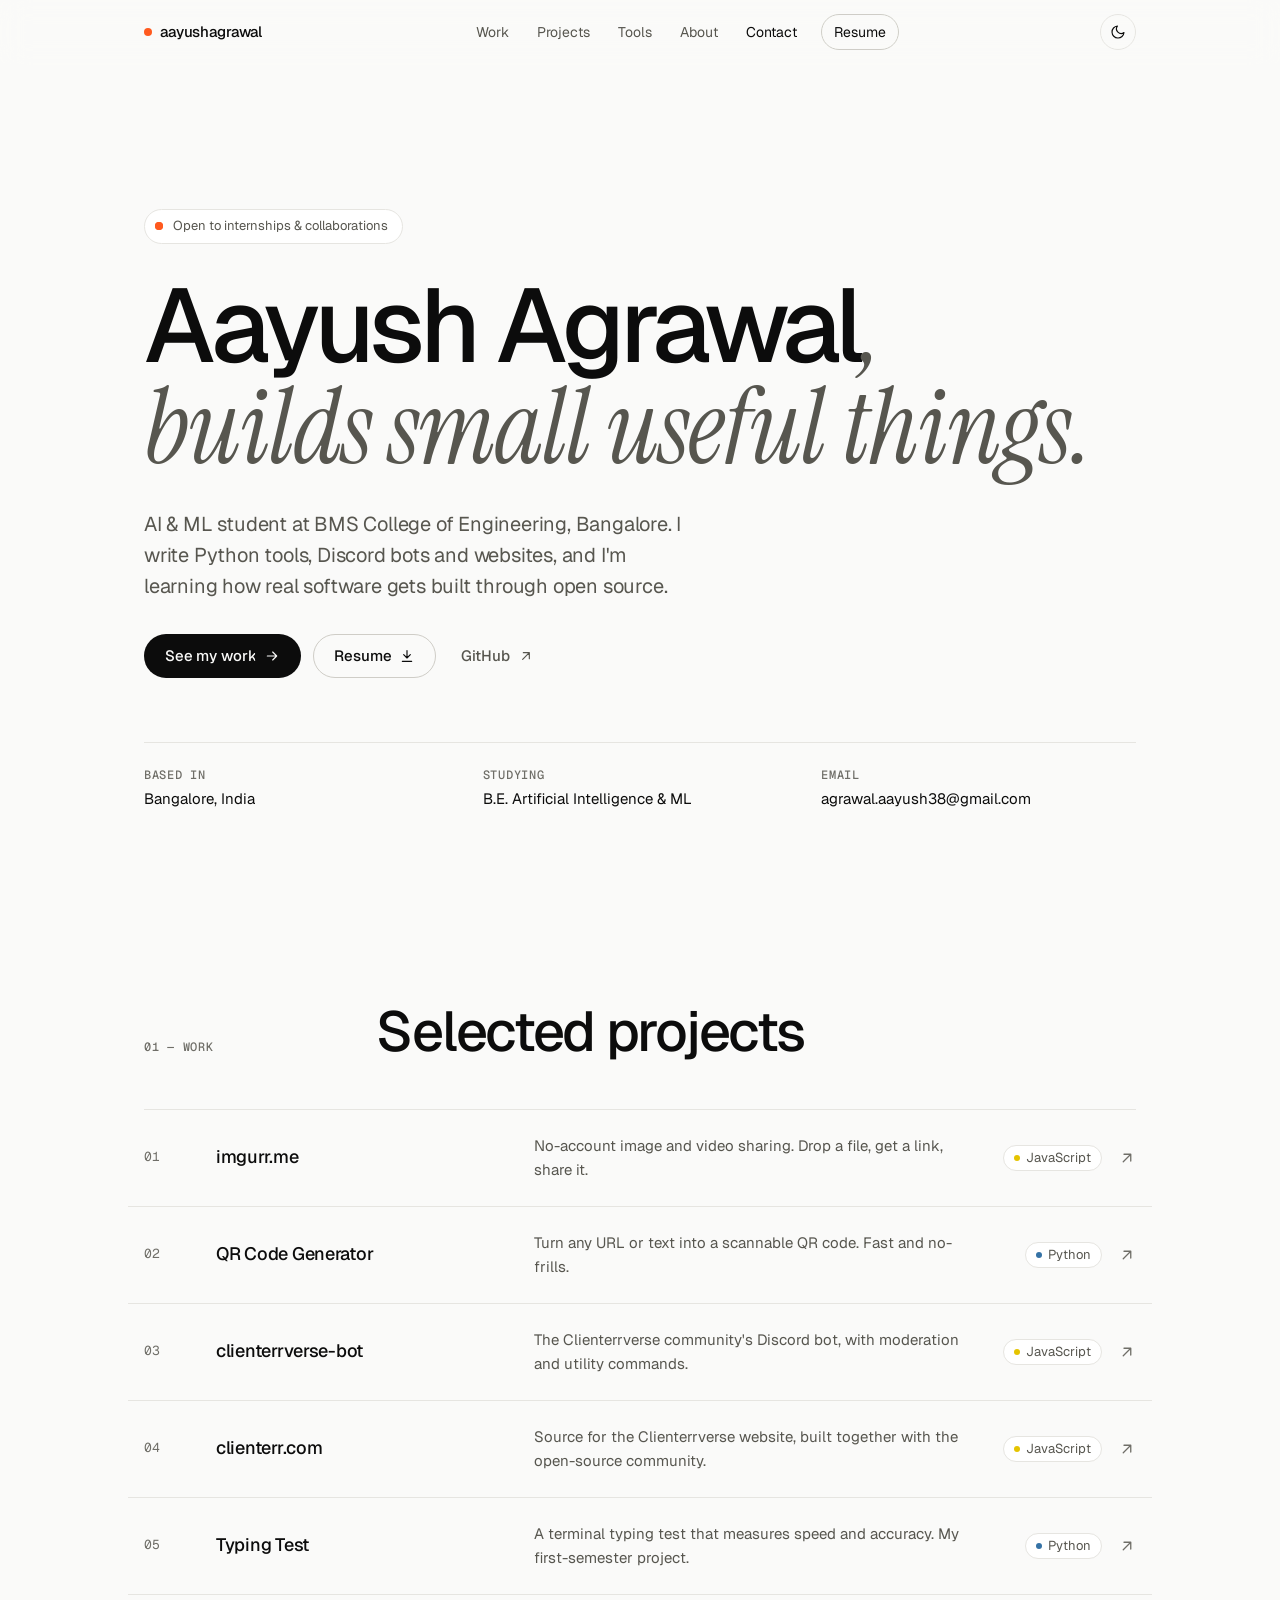
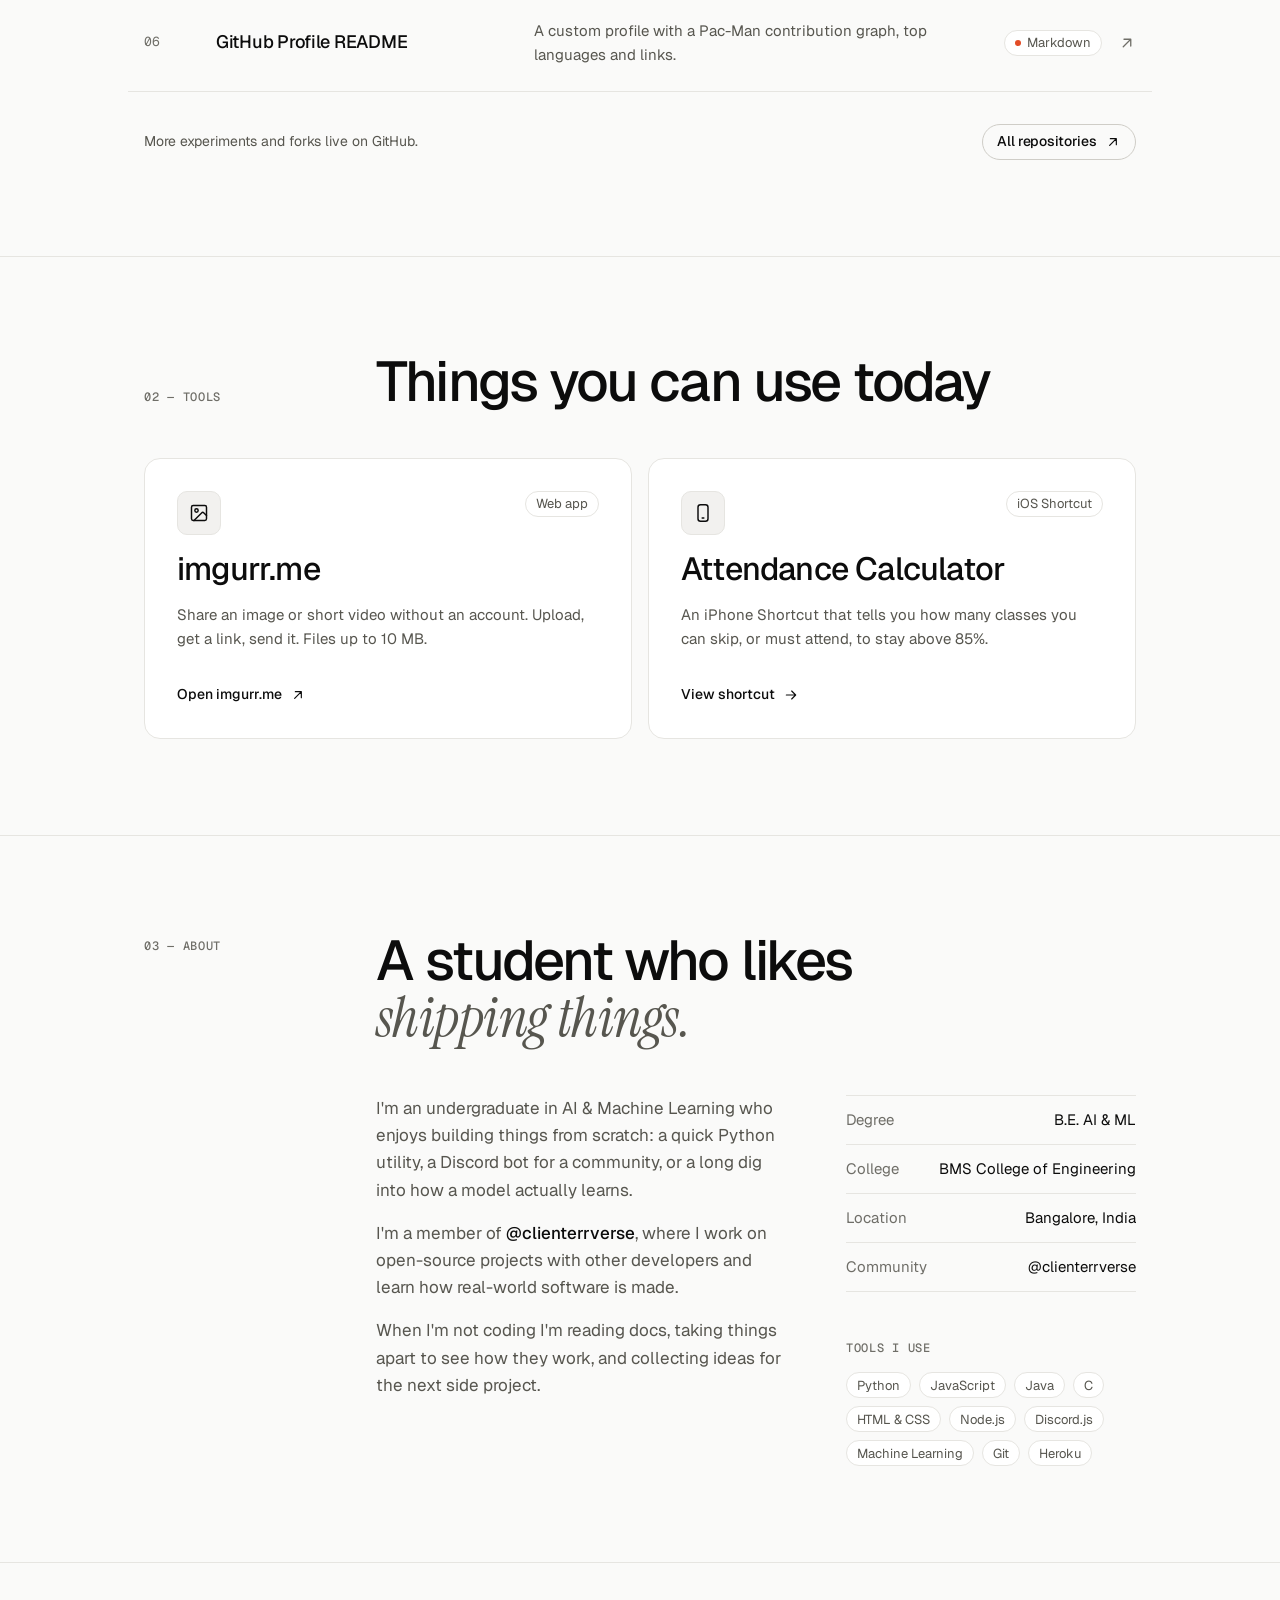
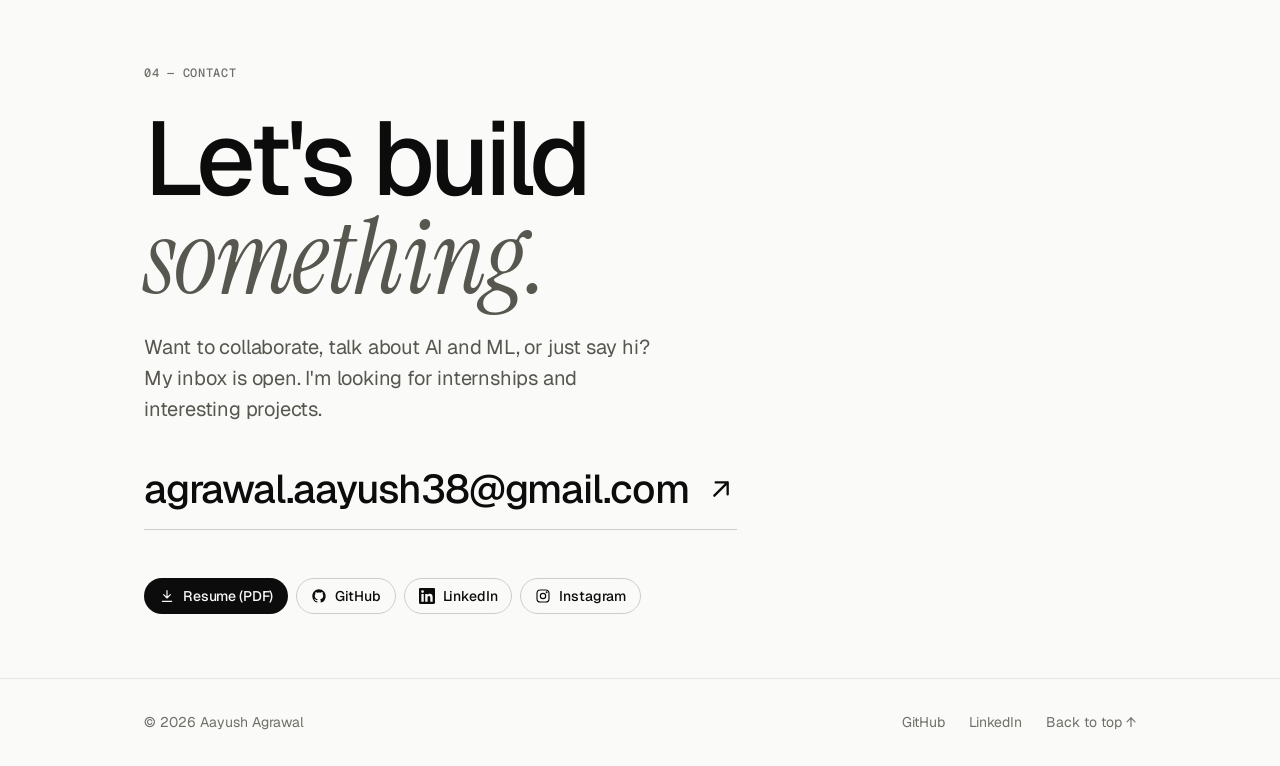
<file: index.html>
<!DOCTYPE html>
<html lang="en">
<head>
  <meta charset="UTF-8" />
  <meta name="viewport" content="width=device-width, initial-scale=1.0" />
  
  <title>Aayush Agrawal — Developer &amp; AI/ML Student, Bangalore</title>
  <meta name="description" content="Aayush Agrawal (aayushagrawal.codes): developer and AI &amp; ML student at BMS College of Engineering, Bangalore. Projects, resume and tools." />
  <meta name="keywords" content="Aayush Agrawal, Aayush, Agrawal, aayushagrawal.codes, developer, project, resume, Bangalore, Aayush Agrawal Bangalore, Aayush Agrawal student" />
  <link rel="canonical" href="https://aayushagrawal.codes/" />
  <script type="application/ld+json">
  {
    "@context": "https://schema.org",
    "@type": "Person",
    "name": "Aayush Agrawal",
    "alternateName": ["Aayush", "Agrawal", "aayushagrawal"],
    "url": "https://aayushagrawal.codes/",
    "jobTitle": "Student and Developer",
    "description": "AI & ML student at BMS College of Engineering, Bangalore, building small, useful software.",
    "address": { "@type": "PostalAddress", "addressLocality": "Bangalore", "addressCountry": "IN" },
    "alumniOf": { "@type": "CollegeOrUniversity", "name": "BMS College of Engineering" },
    "affiliation": { "@type": "CollegeOrUniversity", "name": "BMS College of Engineering" },
    "email": "agrawal.aayush38@gmail.com",
    "sameAs": [
      "https://github.com/aayushagrawall",
      "https://www.linkedin.com/in/aayush-agrawall/",
      "https://instagram.com/_aayush.agrawal"
    ],
    "subjectOf": { "@type": "DigitalDocument", "name": "Aayush Agrawal Resume", "url": "https://aayushagrawal.codes/assets/docs/Aayush-Agrawal-Resume.pdf", "encodingFormat": "application/pdf" }
  }
  </script>
  <meta name="theme-color" content="#fafaf9" media="(prefers-color-scheme: light)" />
  <meta name="theme-color" content="#0b0b0c" media="(prefers-color-scheme: dark)" />
  <meta property="og:title" content="Aayush Agrawal — Developer &amp; AI/ML Student, Bangalore" />
  <meta property="og:description" content="AI &amp; ML student at BMS College of Engineering. I build small, useful software." />
  <meta property="og:url" content="https://aayushagrawal.codes" />
  <link rel="icon" type="image/svg+xml" href="favicon.svg" />
  <link rel="preconnect" href="https://fonts.googleapis.com" />
  <link rel="preconnect" href="https://fonts.gstatic.com" crossorigin />
  <link rel="stylesheet" href="assets/css/style.css?v=20260924b" />
  <script>!function(){var t;try{t=localStorage.getItem("theme")}catch(e){}document.documentElement.dataset.theme=t||(matchMedia("(prefers-color-scheme: dark)").matches?"dark":"light")}();</script>
  <script async src="https://pagead2.googlesyndication.com/pagead/js/adsbygoogle.js?client=ca-pub-7363329158654337"
     crossorigin="anonymous"></script>
</head>
<body>

  <!-- ─────────── NAV ─────────── -->
  <header class="nav">
    <div class="container nav-inner">
      <a href="#top" class="brand" aria-label="Aayush Agrawal, home">
        <span class="brand-dot" aria-hidden="true"></span>
        aayushagrawal
      </a>

      <nav aria-label="Primary">
        <ul class="nav-links" id="nav-links">
          <li><a href="#work">Work</a></li>
          <li><a href="projects.html">Projects</a></li>
          <li><a href="#tools">Tools</a></li>
          <li><a href="#about">About</a></li>
          <li><a href="#contact">Contact</a></li>
          <li><a href="assets/docs/Aayush-Agrawal-Resume.pdf" class="nav-cta" target="_blank" rel="noopener">Resume</a></li>
        </ul>
      </nav>

      <div class="nav-actions">
        <button class="icon-btn theme-toggle" type="button" aria-label="Toggle dark mode">
          <svg class="icon-moon" viewBox="0 0 24 24" fill="none" stroke="currentColor" stroke-width="1.75" stroke-linecap="round" stroke-linejoin="round"><path d="M21 12.8A9 9 0 1 1 11.2 3a7 7 0 0 0 9.8 9.8z"/></svg>
          <svg class="icon-sun" viewBox="0 0 24 24" fill="none" stroke="currentColor" stroke-width="1.75" stroke-linecap="round"><circle cx="12" cy="12" r="4"/><path d="M12 2v2M12 20v2M4.9 4.9l1.4 1.4M17.7 17.7l1.4 1.4M2 12h2M20 12h2M4.9 19.1l1.4-1.4M17.7 6.3l1.4-1.4"/></svg>
        </button>
        <button class="icon-btn menu-toggle" type="button" aria-label="Open menu" aria-controls="nav-links" aria-expanded="false">
          <svg viewBox="0 0 24 24" fill="none" stroke="currentColor" stroke-width="1.75" stroke-linecap="round"><path d="M4 8h16M4 16h16"/></svg>
        </button>
      </div>
    </div>
  </header>

  <main id="top">

    <!-- ─────────── HERO ─────────── -->
    <section class="hero">
      <div class="container">
        <div class="status reveal">
          <span class="status-dot" aria-hidden="true"></span>
          Open to internships &amp; collaborations
        </div>

        <h1 class="t-display hero-title reveal" data-delay="60">
          Aayush Agrawal<span class="serif">, builds small useful things.</span>
        </h1>

        <p class="t-lead hero-lead reveal" data-delay="120">
          AI &amp; ML student at BMS College of Engineering, Bangalore. I write Python
          tools, Discord bots and websites, and I'm learning how real software gets built
          through open source.
        </p>

        <div class="hero-actions reveal" data-delay="180">
          <a href="#work" class="btn btn-primary">
            See my work
            <svg class="arrow-e" viewBox="0 0 24 24" fill="none" stroke="currentColor" stroke-width="1.75" stroke-linecap="round" stroke-linejoin="round"><path d="M5 12h14M13 6l6 6-6 6"/></svg>
          </a>
          <a href="assets/docs/Aayush-Agrawal-Resume.pdf" target="_blank" rel="noopener" class="btn btn-secondary">
            Resume
            <svg viewBox="0 0 24 24" fill="none" stroke="currentColor" stroke-width="1.75" stroke-linecap="round" stroke-linejoin="round"><path d="M12 4v11M7 10l5 5 5-5M5 20h14"/></svg>
          </a>
          <a href="https://github.com/aayushagrawall" target="_blank" rel="noopener" class="btn btn-ghost">
            GitHub
            <svg class="arrow-ne" viewBox="0 0 24 24" fill="none" stroke="currentColor" stroke-width="1.75" stroke-linecap="round" stroke-linejoin="round"><path d="M7 17 17 7M8 7h9v9"/></svg>
          </a>
        </div>

        <dl class="hero-meta reveal" data-delay="240">
          <div>
            <dt class="t-label">Based in</dt>
            <dd>Bangalore, India</dd>
          </div>
          <div>
            <dt class="t-label">Studying</dt>
            <dd>B.E. Artificial Intelligence &amp; ML</dd>
          </div>
          <div>
            <dt class="t-label">Email</dt>
            <dd><a href="mailto:agrawal.aayush38@gmail.com">agrawal.aayush38@gmail.com</a></dd>
          </div>
        </dl>
      </div>
    </section>

    <!-- ─────────── WORK ─────────── -->
    <section class="section" id="work">
      <div class="container">
        <div class="section-head reveal">
          <span class="t-label">01 — Work</span>
          <h2 class="t-h1">Selected projects</h2>
        </div>

        <ol class="work-list">
          <li class="reveal">
            <a class="work-row" href="https://imgurr.me/" target="_blank" rel="noopener">
              <span class="work-num">01</span>
              <span class="work-title">imgurr.me</span>
              <span class="work-desc">No-account image and video sharing. Drop a file, get a link, share it.</span>
              <span class="work-end">
                <span class="tag tag-dot" style="--dot:#e5c400">JavaScript</span>
                <svg class="work-arrow" viewBox="0 0 24 24" fill="none" stroke="currentColor" stroke-width="1.75" stroke-linecap="round" stroke-linejoin="round"><path d="M7 17 17 7M8 7h9v9"/></svg>
              </span>
            </a>
          </li>
          <li class="reveal">
            <a class="work-row" href="https://github.com/aayushagrawall/QR-Code-Generator" target="_blank" rel="noopener">
              <span class="work-num">02</span>
              <span class="work-title">QR Code Generator</span>
              <span class="work-desc">Turn any URL or text into a scannable QR code. Fast and no-frills.</span>
              <span class="work-end">
                <span class="tag tag-dot" style="--dot:#3572A5">Python</span>
                <svg class="work-arrow" viewBox="0 0 24 24" fill="none" stroke="currentColor" stroke-width="1.75" stroke-linecap="round" stroke-linejoin="round"><path d="M7 17 17 7M8 7h9v9"/></svg>
              </span>
            </a>
          </li>
          <li class="reveal">
            <a class="work-row" href="https://github.com/aayushagrawall/clienterrverse-bot" target="_blank" rel="noopener">
              <span class="work-num">03</span>
              <span class="work-title">clienterrverse-bot</span>
              <span class="work-desc">The Clienterrverse community's Discord bot, with moderation and utility commands.</span>
              <span class="work-end">
                <span class="tag tag-dot" style="--dot:#e5c400">JavaScript</span>
                <svg class="work-arrow" viewBox="0 0 24 24" fill="none" stroke="currentColor" stroke-width="1.75" stroke-linecap="round" stroke-linejoin="round"><path d="M7 17 17 7M8 7h9v9"/></svg>
              </span>
            </a>
          </li>
          <li class="reveal">
            <a class="work-row" href="https://github.com/aayushagrawall/clienterr.com" target="_blank" rel="noopener">
              <span class="work-num">04</span>
              <span class="work-title">clienterr.com</span>
              <span class="work-desc">Source for the Clienterrverse website, built together with the open-source community.</span>
              <span class="work-end">
                <span class="tag tag-dot" style="--dot:#e5c400">JavaScript</span>
                <svg class="work-arrow" viewBox="0 0 24 24" fill="none" stroke="currentColor" stroke-width="1.75" stroke-linecap="round" stroke-linejoin="round"><path d="M7 17 17 7M8 7h9v9"/></svg>
              </span>
            </a>
          </li>
          <li class="reveal">
            <a class="work-row" href="https://github.com/aayushagrawall/Typing-Test-using-Python" target="_blank" rel="noopener">
              <span class="work-num">05</span>
              <span class="work-title">Typing Test</span>
              <span class="work-desc">A terminal typing test that measures speed and accuracy. My first-semester project.</span>
              <span class="work-end">
                <span class="tag tag-dot" style="--dot:#3572A5">Python</span>
                <svg class="work-arrow" viewBox="0 0 24 24" fill="none" stroke="currentColor" stroke-width="1.75" stroke-linecap="round" stroke-linejoin="round"><path d="M7 17 17 7M8 7h9v9"/></svg>
              </span>
            </a>
          </li>
          <li class="reveal">
            <a class="work-row" href="https://github.com/aayushagrawall/aayushagrawall" target="_blank" rel="noopener">
              <span class="work-num">06</span>
              <span class="work-title">GitHub Profile README</span>
              <span class="work-desc">A custom profile with a Pac-Man contribution graph, top languages and links.</span>
              <span class="work-end">
                <span class="tag tag-dot" style="--dot:#e34c26">Markdown</span>
                <svg class="work-arrow" viewBox="0 0 24 24" fill="none" stroke="currentColor" stroke-width="1.75" stroke-linecap="round" stroke-linejoin="round"><path d="M7 17 17 7M8 7h9v9"/></svg>
              </span>
            </a>
          </li>
        </ol>

        <div class="work-more reveal">
          <p class="muted t-small">More experiments and forks live on GitHub.</p>
          <a href="https://github.com/aayushagrawall?tab=repositories" target="_blank" rel="noopener" class="btn btn-secondary btn-sm">
            All repositories
            <svg class="arrow-ne" viewBox="0 0 24 24" fill="none" stroke="currentColor" stroke-width="1.75" stroke-linecap="round" stroke-linejoin="round"><path d="M7 17 17 7M8 7h9v9"/></svg>
          </a>
        </div>
      </div>
    </section>

    <!-- ─────────── TOOLS ─────────── -->
    <section class="section" id="tools">
      <div class="container">
        <div class="section-head reveal">
          <span class="t-label">02 — Tools</span>
          <h2 class="t-h1">Things you can use today</h2>
        </div>

        <div class="card-grid">
          <a class="card reveal" href="https://imgurr.me/" target="_blank" rel="noopener">
            <div class="card-top">
              <span class="card-icon" aria-hidden="true">
                <svg viewBox="0 0 24 24" fill="none" stroke="currentColor" stroke-width="1.75" stroke-linecap="round" stroke-linejoin="round"><rect x="3" y="3" width="18" height="18" rx="2"/><circle cx="9" cy="9" r="2"/><path d="m21 15-3.1-3.1a2 2 0 0 0-2.8 0L6 21"/></svg>
              </span>
              <span class="tag">Web app</span>
            </div>
            <h3 class="t-h2">imgurr.me</h3>
            <p>Share an image or short video without an account. Upload, get a link, send it. Files up to 10 MB.</p>
            <span class="card-foot">
              Open imgurr.me
              <svg viewBox="0 0 24 24" fill="none" stroke="currentColor" stroke-width="1.75" stroke-linecap="round" stroke-linejoin="round"><path d="M7 17 17 7M8 7h9v9"/></svg>
            </span>
          </a>

          <a class="card reveal" data-delay="80" href="shortcuts.html">
            <div class="card-top">
              <span class="card-icon" aria-hidden="true">
                <svg viewBox="0 0 24 24" fill="none" stroke="currentColor" stroke-width="1.75" stroke-linecap="round" stroke-linejoin="round"><rect x="6" y="2" width="12" height="20" rx="3"/><path d="M11 18h2"/></svg>
              </span>
              <span class="tag">iOS Shortcut</span>
            </div>
            <h3 class="t-h2">Attendance Calculator</h3>
            <p>An iPhone Shortcut that tells you how many classes you can skip, or must attend, to stay above 85%.</p>
            <span class="card-foot">
              View shortcut
              <svg viewBox="0 0 24 24" fill="none" stroke="currentColor" stroke-width="1.75" stroke-linecap="round" stroke-linejoin="round"><path d="M5 12h14M13 6l6 6-6 6"/></svg>
            </span>
          </a>
        </div>
      </div>
    </section>

    <!-- ─────────── ABOUT ─────────── -->
    <section class="section" id="about">
      <div class="container about-grid">
        <span class="t-label reveal" style="padding-top:6px">03 — About</span>

        <div>
          <h2 class="t-h1 reveal">A student who likes<br><span class="serif muted">shipping things.</span></h2>

          <div class="about-body" style="margin-top: var(--space-12);">
            <div class="prose reveal">
              <p>
                I'm an undergraduate in AI &amp; Machine Learning who enjoys building things
                from scratch: a quick Python utility, a Discord bot for a community, or a
                long dig into how a model actually learns.
              </p>
              <p>
                I'm a member of <strong>@clienterrverse</strong>, where I work on open-source
                projects with other developers and learn how real-world software is made.
              </p>
              <p>
                When I'm not coding I'm reading docs, taking things apart to see how they
                work, and collecting ideas for the next side project.
              </p>
            </div>

            <div class="reveal" data-delay="80">
              <dl class="facts">
                <div class="fact"><dt>Degree</dt><dd>B.E. AI &amp; ML</dd></div>
                <div class="fact"><dt>College</dt><dd>BMS College of Engineering</dd></div>
                <div class="fact"><dt>Location</dt><dd>Bangalore, India</dd></div>
                <div class="fact"><dt>Community</dt><dd>@clienterrverse</dd></div>
              </dl>

              <div class="stack">
                <p class="t-label">Tools I use</p>
                <div class="tag-list">
                  <span class="tag">Python</span>
                  <span class="tag">JavaScript</span>
                  <span class="tag">Java</span>
                  <span class="tag">C</span>
                  <span class="tag">HTML &amp; CSS</span>
                  <span class="tag">Node.js</span>
                  <span class="tag">Discord.js</span>
                  <span class="tag">Machine Learning</span>
                  <span class="tag">Git</span>
                  <span class="tag">Heroku</span>
                </div>
              </div>
            </div>
          </div>
        </div>
      </div>
    </section>

    <!-- ─────────── CONTACT ─────────── -->
    <section class="section contact" id="contact">
      <div class="container">
        <span class="t-label reveal">04 — Contact</span>
        <h2 class="t-display reveal" style="margin-top: var(--space-6); max-width: 12ch;">
          Let's build <span class="serif muted">something.</span>
        </h2>
        <p class="t-lead reveal" style="margin-top: var(--space-6); max-width: 520px;">
          Want to collaborate, talk about AI and ML, or just say hi? My inbox is open.
          I'm looking for internships and interesting projects.
        </p>

        <a href="mailto:agrawal.aayush38@gmail.com" class="contact-mail reveal">
          agrawal.aayush38@gmail.com
          <svg viewBox="0 0 24 24" fill="none" stroke="currentColor" stroke-width="1.75" stroke-linecap="round" stroke-linejoin="round"><path d="M7 17 17 7M8 7h9v9"/></svg>
        </a>

        <div class="socials reveal">
          <a class="btn btn-primary btn-sm" href="assets/docs/Aayush-Agrawal-Resume.pdf" target="_blank" rel="noopener">
            <svg viewBox="0 0 24 24" fill="none" stroke="currentColor" stroke-width="1.75" stroke-linecap="round" stroke-linejoin="round"><path d="M12 4v11M7 10l5 5 5-5M5 20h14"/></svg>
            Resume (PDF)
          </a>
          <a class="btn btn-secondary btn-sm" href="https://github.com/aayushagrawall" target="_blank" rel="noopener">
            <svg viewBox="0 0 24 24" fill="currentColor"><path d="M12 2C6.48 2 2 6.58 2 12.23c0 4.51 2.87 8.34 6.84 9.69.5.1.68-.22.68-.49v-1.7c-2.78.62-3.37-1.37-3.37-1.37-.46-1.18-1.11-1.5-1.11-1.5-.91-.64.07-.62.07-.62 1 .07 1.53 1.06 1.53 1.06.9 1.57 2.35 1.12 2.92.85.09-.66.35-1.12.64-1.37-2.22-.26-4.56-1.14-4.56-5.07 0-1.12.39-2.04 1.03-2.76-.1-.26-.45-1.3.1-2.71 0 0 .84-.28 2.75 1.05A9.3 9.3 0 0 1 12 6.84c.85 0 1.7.12 2.5.34 1.91-1.33 2.75-1.05 2.75-1.05.55 1.41.2 2.45.1 2.71.64.72 1.03 1.64 1.03 2.76 0 3.94-2.34 4.8-4.57 5.06.36.32.68.94.68 1.9v2.82c0 .27.18.6.69.49A10.1 10.1 0 0 0 22 12.23C22 6.58 17.52 2 12 2z"/></svg>
            GitHub
          </a>
          <a class="btn btn-secondary btn-sm" href="https://www.linkedin.com/in/aayush-agrawall/" target="_blank" rel="noopener">
            <svg viewBox="0 0 24 24" fill="currentColor"><path d="M20.45 20.45h-3.56v-5.57c0-1.33-.03-3.04-1.85-3.04-1.85 0-2.14 1.45-2.14 2.94v5.67H9.35V9h3.41v1.56h.05c.48-.9 1.64-1.85 3.37-1.85 3.6 0 4.27 2.37 4.27 5.46v6.28zM5.34 7.43a2.06 2.06 0 1 1 0-4.13 2.06 2.06 0 0 1 0 4.13zM7.12 20.45H3.56V9h3.56v11.45zM22.22 0H1.77C.79 0 0 .77 0 1.73v20.54C0 23.23.79 24 1.77 24h20.45c.98 0 1.78-.77 1.78-1.73V1.73C24 .77 23.2 0 22.22 0z"/></svg>
            LinkedIn
          </a>
          <a class="btn btn-secondary btn-sm" href="https://instagram.com/_aayush.agrawal" target="_blank" rel="noopener">
            <svg viewBox="0 0 24 24" fill="none" stroke="currentColor" stroke-width="1.75"><rect x="3" y="3" width="18" height="18" rx="5"/><circle cx="12" cy="12" r="4"/><circle cx="17.5" cy="6.5" r="0.6" fill="currentColor"/></svg>
            Instagram
          </a>
        </div>
      </div>
    </section>
  </main>

  <!-- ─────────── FOOTER ─────────── -->
  <footer class="footer">
    <div class="container footer-inner">
      <span>© <span data-year>2026</span> Aayush Agrawal</span>
      <div class="footer-links">
        <a href="https://github.com/aayushagrawall" target="_blank" rel="noopener">GitHub</a>
        <a href="https://www.linkedin.com/in/aayush-agrawall/" target="_blank" rel="noopener">LinkedIn</a>
        <a href="#top">Back to top ↑</a>
      </div>
    </div>
  </footer>

  <script src="assets/js/main.js?v=20260924b"></script>
</body>
</html>
</file>
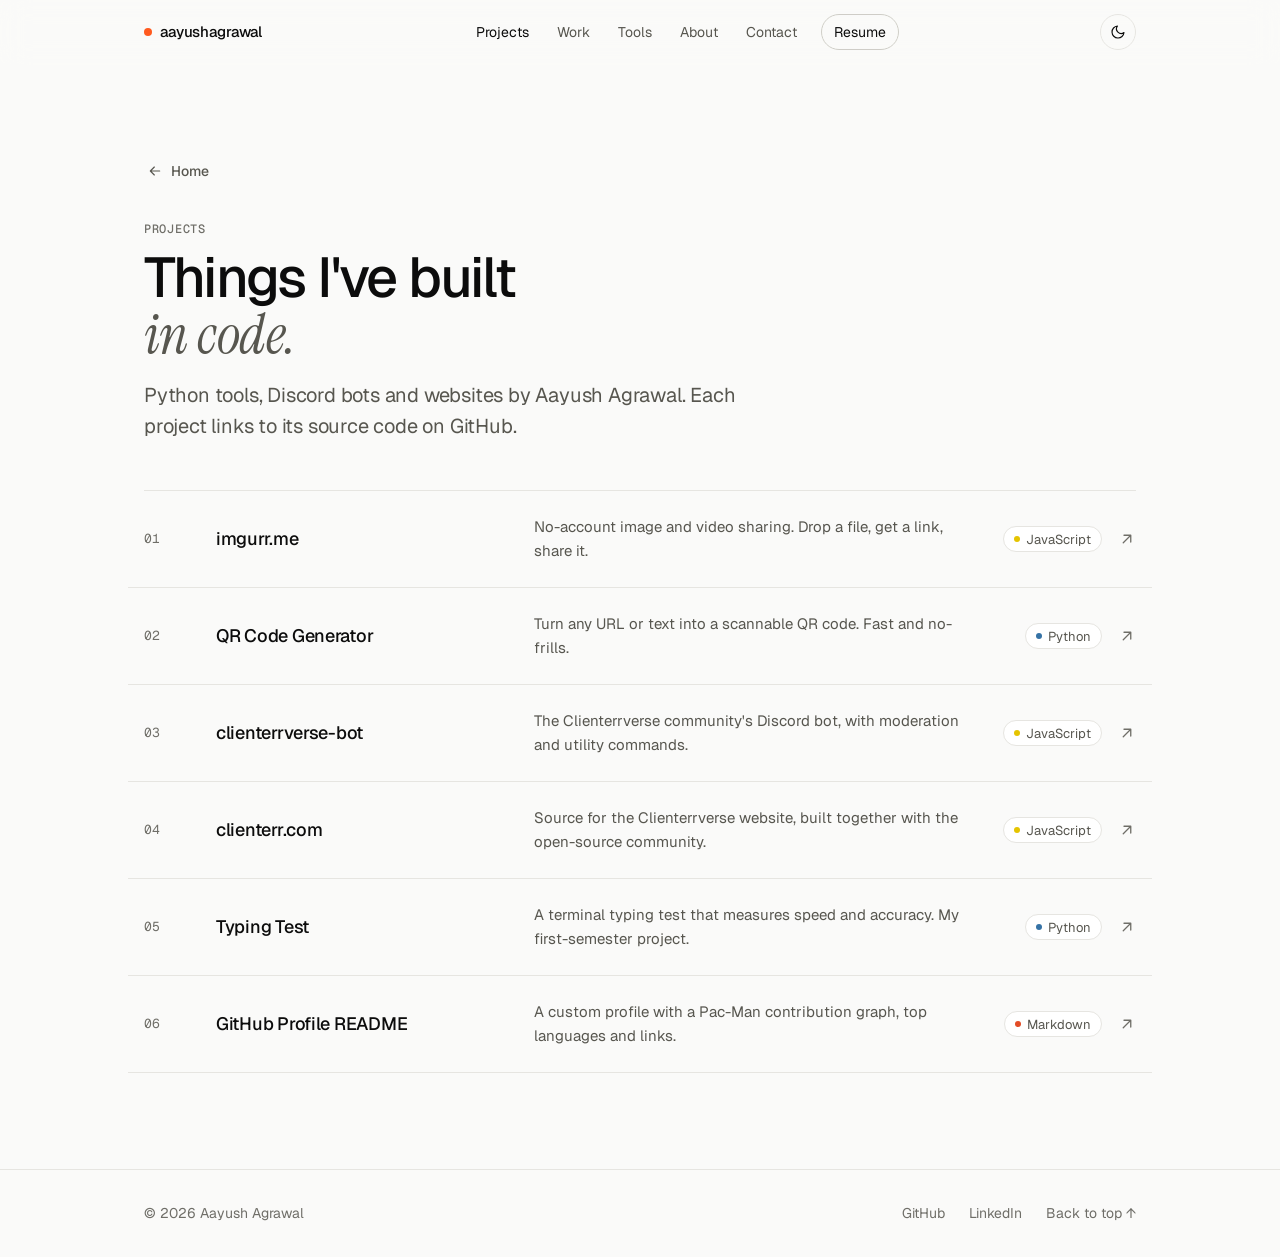
<file: projects.html>
<!DOCTYPE html>
<html lang="en">
<head>
  <meta charset="UTF-8" />
  <meta name="viewport" content="width=device-width, initial-scale=1.0" />
  
  <title>Projects — Aayush Agrawal, Developer in Bangalore</title>
  <meta name="description" content="Projects by Aayush Agrawal: a QR code generator, a Discord bot, a typing test in Python, a community website and more." />
  <meta name="keywords" content="Aayush Agrawal project, Aayush Agrawal projects, Aayush Agrawal developer, Aayush Agrawal Bangalore, Python projects, Aayush Agrawal GitHub" />
  <link rel="canonical" href="https://aayushagrawal.codes/projects.html" />
  <script type="application/ld+json">
{
  "@context": "https://schema.org",
  "@type": "ItemList",
  "name": "Projects by Aayush Agrawal",
  "itemListElement": [
    {
      "@type": "ListItem",
      "position": 1,
      "url": "https://imgurr.me/",
      "name": "imgurr.me",
      "description": "No-account image and video sharing. Drop a file, get a link, share it."
    },
    {
      "@type": "ListItem",
      "position": 2,
      "url": "https://github.com/aayushagrawall/QR-Code-Generator",
      "name": "QR Code Generator",
      "description": "Turn any URL or text into a scannable QR code. Fast and no-frills."
    },
    {
      "@type": "ListItem",
      "position": 3,
      "url": "https://github.com/aayushagrawall/clienterrverse-bot",
      "name": "clienterrverse-bot",
      "description": "The Clienterrverse community's Discord bot, with moderation and utility commands."
    },
    {
      "@type": "ListItem",
      "position": 4,
      "url": "https://github.com/aayushagrawall/clienterr.com",
      "name": "clienterr.com",
      "description": "Source for the Clienterrverse website, built together with the open-source community."
    },
    {
      "@type": "ListItem",
      "position": 5,
      "url": "https://github.com/aayushagrawall/Typing-Test-using-Python",
      "name": "Typing Test",
      "description": "A terminal typing test that measures speed and accuracy. My first-semester project."
    },
    {
      "@type": "ListItem",
      "position": 6,
      "url": "https://github.com/aayushagrawall/aayushagrawall",
      "name": "GitHub Profile README",
      "description": "A custom profile with a Pac-Man contribution graph, top languages and links."
    }
  ]
}
  </script>
  <meta name="theme-color" content="#fafaf9" media="(prefers-color-scheme: light)" />
  <meta name="theme-color" content="#0b0b0c" media="(prefers-color-scheme: dark)" />
  <meta property="og:title" content="Projects — Aayush Agrawal" />
  <meta property="og:description" content="AI &amp; ML student at BMS College of Engineering. I build small, useful software." />
  <link rel="icon" type="image/svg+xml" href="favicon.svg" />
  <link rel="preconnect" href="https://fonts.googleapis.com" />
  <link rel="preconnect" href="https://fonts.gstatic.com" crossorigin />
  <link rel="stylesheet" href="assets/css/style.css?v=20260924b" />
  <script>!function(){var t;try{t=localStorage.getItem("theme")}catch(e){}document.documentElement.dataset.theme=t||(matchMedia("(prefers-color-scheme: dark)").matches?"dark":"light")}();</script>
  <script async src="https://pagead2.googlesyndication.com/pagead/js/adsbygoogle.js?client=ca-pub-7363329158654337"
     crossorigin="anonymous"></script>
</head>
<body>

  <!-- ─────────── NAV ─────────── -->
  <header class="nav">
    <div class="container nav-inner">
      <a href="index.html" class="brand" aria-label="Aayush Agrawal, home">
        <span class="brand-dot" aria-hidden="true"></span>
        aayushagrawal
      </a>

      <nav aria-label="Primary">
        <ul class="nav-links" id="nav-links">
          <li><a href="projects.html" class="active" aria-current="page">Projects</a></li>
          <li><a href="index.html#work">Work</a></li>
          <li><a href="index.html#tools">Tools</a></li>
          <li><a href="index.html#about">About</a></li>
          <li><a href="index.html#contact">Contact</a></li>
          <li><a href="assets/docs/Aayush-Agrawal-Resume.pdf" class="nav-cta" target="_blank" rel="noopener">Resume</a></li>
        </ul>
      </nav>

      <div class="nav-actions">
        <button class="icon-btn theme-toggle" type="button" aria-label="Toggle dark mode">
          <svg class="icon-moon" viewBox="0 0 24 24" fill="none" stroke="currentColor" stroke-width="1.75" stroke-linecap="round" stroke-linejoin="round"><path d="M21 12.8A9 9 0 1 1 11.2 3a7 7 0 0 0 9.8 9.8z"/></svg>
          <svg class="icon-sun" viewBox="0 0 24 24" fill="none" stroke="currentColor" stroke-width="1.75" stroke-linecap="round"><circle cx="12" cy="12" r="4"/><path d="M12 2v2M12 20v2M4.9 4.9l1.4 1.4M17.7 17.7l1.4 1.4M2 12h2M20 12h2M4.9 19.1l1.4-1.4M17.7 6.3l1.4-1.4"/></svg>
        </button>
        <button class="icon-btn menu-toggle" type="button" aria-label="Open menu" aria-controls="nav-links" aria-expanded="false">
          <svg viewBox="0 0 24 24" fill="none" stroke="currentColor" stroke-width="1.75" stroke-linecap="round"><path d="M4 8h16M4 16h16"/></svg>
        </button>
      </div>
    </div>
  </header>

  <main>
    <div class="container page-head">
      <a href="index.html" class="btn btn-ghost btn-sm back">
        <svg viewBox="0 0 24 24" fill="none" stroke="currentColor" stroke-width="1.75" stroke-linecap="round" stroke-linejoin="round"><path d="M19 12H5M11 18l-6-6 6-6"/></svg>
        Home
      </a>
      <p class="t-label reveal">Projects</p>
      <h1 class="t-h1 reveal" style="margin-top: var(--space-3);">Things I've built<br><span class="serif muted">in code.</span></h1>
      <p class="t-lead reveal">Python tools, Discord bots and websites by Aayush Agrawal. Each project links to its source code on GitHub.</p>
    </div>

    <div class="container page-body">
      <ol class="work-list">
          <li class="reveal">
            <a class="work-row" href="https://imgurr.me/" target="_blank" rel="noopener">
              <span class="work-num">01</span>
              <span class="work-title">imgurr.me</span>
              <span class="work-desc">No-account image and video sharing. Drop a file, get a link, share it.</span>
              <span class="work-end">
                <span class="tag tag-dot" style="--dot:#e5c400">JavaScript</span>
                <svg class="work-arrow" viewBox="0 0 24 24" fill="none" stroke="currentColor" stroke-width="1.75" stroke-linecap="round" stroke-linejoin="round"><path d="M7 17 17 7M8 7h9v9"/></svg>
              </span>
            </a>
          </li>
          <li class="reveal">
            <a class="work-row" href="https://github.com/aayushagrawall/QR-Code-Generator" target="_blank" rel="noopener">
              <span class="work-num">02</span>
              <span class="work-title">QR Code Generator</span>
              <span class="work-desc">Turn any URL or text into a scannable QR code. Fast and no-frills.</span>
              <span class="work-end">
                <span class="tag tag-dot" style="--dot:#3572A5">Python</span>
                <svg class="work-arrow" viewBox="0 0 24 24" fill="none" stroke="currentColor" stroke-width="1.75" stroke-linecap="round" stroke-linejoin="round"><path d="M7 17 17 7M8 7h9v9"/></svg>
              </span>
            </a>
          </li>
          <li class="reveal">
            <a class="work-row" href="https://github.com/aayushagrawall/clienterrverse-bot" target="_blank" rel="noopener">
              <span class="work-num">03</span>
              <span class="work-title">clienterrverse-bot</span>
              <span class="work-desc">The Clienterrverse community's Discord bot, with moderation and utility commands.</span>
              <span class="work-end">
                <span class="tag tag-dot" style="--dot:#e5c400">JavaScript</span>
                <svg class="work-arrow" viewBox="0 0 24 24" fill="none" stroke="currentColor" stroke-width="1.75" stroke-linecap="round" stroke-linejoin="round"><path d="M7 17 17 7M8 7h9v9"/></svg>
              </span>
            </a>
          </li>
          <li class="reveal">
            <a class="work-row" href="https://github.com/aayushagrawall/clienterr.com" target="_blank" rel="noopener">
              <span class="work-num">04</span>
              <span class="work-title">clienterr.com</span>
              <span class="work-desc">Source for the Clienterrverse website, built together with the open-source community.</span>
              <span class="work-end">
                <span class="tag tag-dot" style="--dot:#e5c400">JavaScript</span>
                <svg class="work-arrow" viewBox="0 0 24 24" fill="none" stroke="currentColor" stroke-width="1.75" stroke-linecap="round" stroke-linejoin="round"><path d="M7 17 17 7M8 7h9v9"/></svg>
              </span>
            </a>
          </li>
          <li class="reveal">
            <a class="work-row" href="https://github.com/aayushagrawall/Typing-Test-using-Python" target="_blank" rel="noopener">
              <span class="work-num">05</span>
              <span class="work-title">Typing Test</span>
              <span class="work-desc">A terminal typing test that measures speed and accuracy. My first-semester project.</span>
              <span class="work-end">
                <span class="tag tag-dot" style="--dot:#3572A5">Python</span>
                <svg class="work-arrow" viewBox="0 0 24 24" fill="none" stroke="currentColor" stroke-width="1.75" stroke-linecap="round" stroke-linejoin="round"><path d="M7 17 17 7M8 7h9v9"/></svg>
              </span>
            </a>
          </li>
          <li class="reveal">
            <a class="work-row" href="https://github.com/aayushagrawall/aayushagrawall" target="_blank" rel="noopener">
              <span class="work-num">06</span>
              <span class="work-title">GitHub Profile README</span>
              <span class="work-desc">A custom profile with a Pac-Man contribution graph, top languages and links.</span>
              <span class="work-end">
                <span class="tag tag-dot" style="--dot:#e34c26">Markdown</span>
                <svg class="work-arrow" viewBox="0 0 24 24" fill="none" stroke="currentColor" stroke-width="1.75" stroke-linecap="round" stroke-linejoin="round"><path d="M7 17 17 7M8 7h9v9"/></svg>
              </span>
            </a>
          </li>
        </ol>
    </div>
  </main>

  <!-- ─────────── FOOTER ─────────── -->
  <footer class="footer">
    <div class="container footer-inner">
      <span>© <span data-year>2026</span> Aayush Agrawal</span>
      <div class="footer-links">
        <a href="https://github.com/aayushagrawall" target="_blank" rel="noopener">GitHub</a>
        <a href="https://www.linkedin.com/in/aayush-agrawall/" target="_blank" rel="noopener">LinkedIn</a>
        <a href="#">Back to top ↑</a>
      </div>
    </div>
  </footer>

  <script src="assets/js/main.js?v=20260924b"></script>
</body>
</html>
</file>
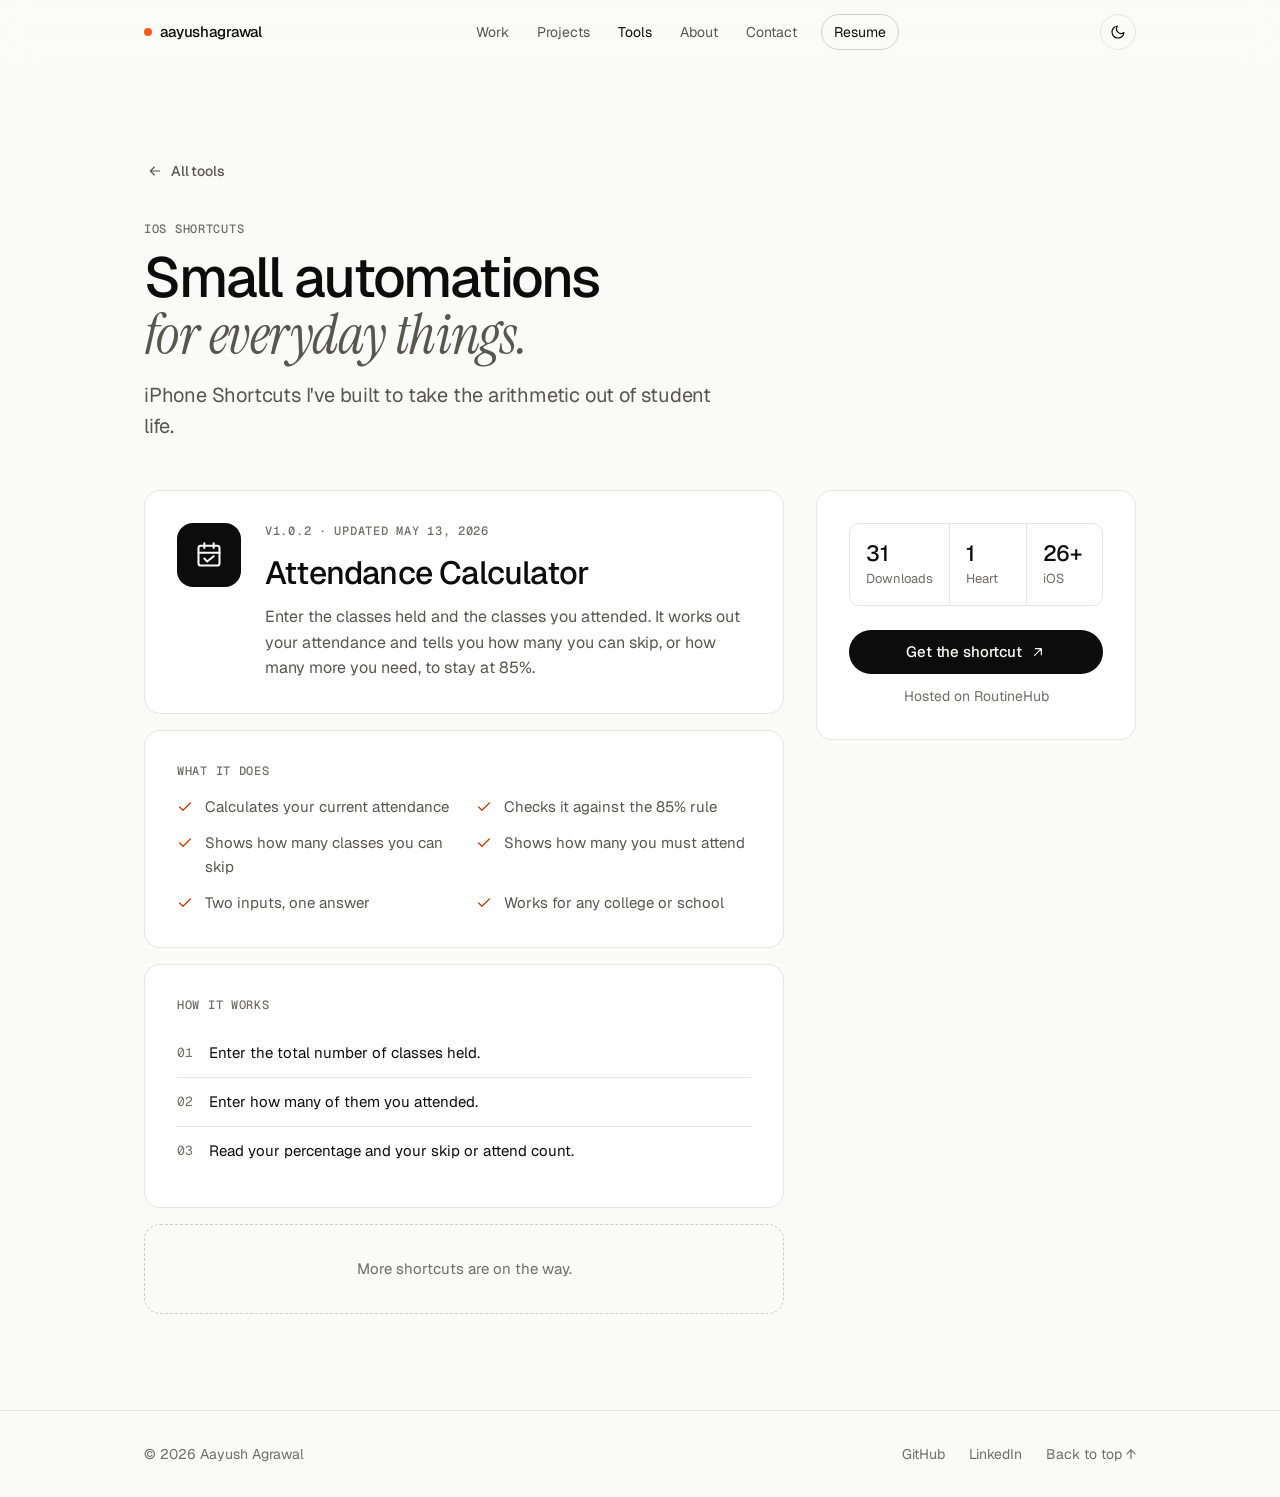
<file: shortcuts.html>
<!DOCTYPE html>
<html lang="en">
<head>
  <meta charset="UTF-8" />
  <meta name="viewport" content="width=device-width, initial-scale=1.0" />
  <title>Attendance Calculator, iOS Shortcut — Aayush Agrawal</title>
  <meta name="description" content="iOS Shortcuts by Aayush Agrawal (aayushagrawal.codes), including an attendance calculator for the 85% rule." />
  <meta name="theme-color" content="#fafaf9" media="(prefers-color-scheme: light)" />
  <meta name="theme-color" content="#0b0b0c" media="(prefers-color-scheme: dark)" />
  <link rel="canonical" href="https://aayushagrawal.codes/shortcuts.html" />
  <link rel="icon" type="image/svg+xml" href="favicon.svg" />
  <link rel="preconnect" href="https://fonts.googleapis.com" />
  <link rel="preconnect" href="https://fonts.gstatic.com" crossorigin />
  <link rel="stylesheet" href="assets/css/style.css?v=20260924b" />
  <script>!function(){var t;try{t=localStorage.getItem("theme")}catch(e){}document.documentElement.dataset.theme=t||(matchMedia("(prefers-color-scheme: dark)").matches?"dark":"light")}();</script>
  <script async src="https://pagead2.googlesyndication.com/pagead/js/adsbygoogle.js?client=ca-pub-7363329158654337"
     crossorigin="anonymous"></script>
</head>
<body>

  <!-- ─────────── NAV ─────────── -->
  <header class="nav">
    <div class="container nav-inner">
      <a href="index.html" class="brand" aria-label="Aayush Agrawal, home">
        <span class="brand-dot" aria-hidden="true"></span>
        aayushagrawal
      </a>

      <nav aria-label="Primary">
        <ul class="nav-links" id="nav-links">
          <li><a href="index.html#work">Work</a></li>
          <li><a href="projects.html">Projects</a></li>
          <li><a href="index.html#tools" class="active">Tools</a></li>
          <li><a href="index.html#about">About</a></li>
          <li><a href="index.html#contact">Contact</a></li>
          <li><a href="assets/docs/Aayush-Agrawal-Resume.pdf" class="nav-cta" target="_blank" rel="noopener">Resume</a></li>
        </ul>
      </nav>

      <div class="nav-actions">
        <button class="icon-btn theme-toggle" type="button" aria-label="Toggle dark mode">
          <svg class="icon-moon" viewBox="0 0 24 24" fill="none" stroke="currentColor" stroke-width="1.75" stroke-linecap="round" stroke-linejoin="round"><path d="M21 12.8A9 9 0 1 1 11.2 3a7 7 0 0 0 9.8 9.8z"/></svg>
          <svg class="icon-sun" viewBox="0 0 24 24" fill="none" stroke="currentColor" stroke-width="1.75" stroke-linecap="round"><circle cx="12" cy="12" r="4"/><path d="M12 2v2M12 20v2M4.9 4.9l1.4 1.4M17.7 17.7l1.4 1.4M2 12h2M20 12h2M4.9 19.1l1.4-1.4M17.7 6.3l1.4-1.4"/></svg>
        </button>
        <button class="icon-btn menu-toggle" type="button" aria-label="Open menu" aria-controls="nav-links" aria-expanded="false">
          <svg viewBox="0 0 24 24" fill="none" stroke="currentColor" stroke-width="1.75" stroke-linecap="round"><path d="M4 8h16M4 16h16"/></svg>
        </button>
      </div>
    </div>
  </header>

  <main>
    <div class="container page-head">
      <a href="index.html#tools" class="btn btn-ghost btn-sm back">
        <svg viewBox="0 0 24 24" fill="none" stroke="currentColor" stroke-width="1.75" stroke-linecap="round" stroke-linejoin="round"><path d="M19 12H5M11 18l-6-6 6-6"/></svg>
        All tools
      </a>
      <p class="t-label reveal">iOS Shortcuts</p>
      <h1 class="t-h1 reveal" style="margin-top: var(--space-3);">Small automations<br><span class="serif muted">for everyday things.</span></h1>
      <p class="t-lead reveal">iPhone Shortcuts I've built to take the arithmetic out of student life.</p>
    </div>

    <div class="container page-body">
      <div class="product">
        <div>
          <article class="panel reveal">
            <div class="product-head">
              <div class="app-icon" aria-hidden="true">
                <svg viewBox="0 0 24 24" fill="none" stroke="currentColor" stroke-width="1.75" stroke-linecap="round" stroke-linejoin="round"><rect x="3" y="4" width="18" height="17" rx="2"/><path d="M8 2v4M16 2v4M3 10h18M8 15l2.5 2.5L16 13"/></svg>
              </div>
              <div>
                <p class="t-label">v1.0.2 · Updated May 13, 2026</p>
                <h2 class="t-h2" style="margin-top: var(--space-2);">Attendance Calculator</h2>
                <p class="muted" style="margin-top: var(--space-3);">
                  Enter the classes held and the classes you attended. It works out your
                  attendance and tells you how many you can skip, or how many more you need,
                  to stay at 85%.
                </p>
              </div>
            </div>
          </article>

          <section class="panel reveal">
            <p class="t-label">What it does</p>
            <ul class="checklist">
              <li><svg viewBox="0 0 24 24" fill="none" stroke="currentColor" stroke-width="2" stroke-linecap="round" stroke-linejoin="round"><path d="M20 6 9 17l-5-5"/></svg>Calculates your current attendance</li>
              <li><svg viewBox="0 0 24 24" fill="none" stroke="currentColor" stroke-width="2" stroke-linecap="round" stroke-linejoin="round"><path d="M20 6 9 17l-5-5"/></svg>Checks it against the 85% rule</li>
              <li><svg viewBox="0 0 24 24" fill="none" stroke="currentColor" stroke-width="2" stroke-linecap="round" stroke-linejoin="round"><path d="M20 6 9 17l-5-5"/></svg>Shows how many classes you can skip</li>
              <li><svg viewBox="0 0 24 24" fill="none" stroke="currentColor" stroke-width="2" stroke-linecap="round" stroke-linejoin="round"><path d="M20 6 9 17l-5-5"/></svg>Shows how many you must attend</li>
              <li><svg viewBox="0 0 24 24" fill="none" stroke="currentColor" stroke-width="2" stroke-linecap="round" stroke-linejoin="round"><path d="M20 6 9 17l-5-5"/></svg>Two inputs, one answer</li>
              <li><svg viewBox="0 0 24 24" fill="none" stroke="currentColor" stroke-width="2" stroke-linecap="round" stroke-linejoin="round"><path d="M20 6 9 17l-5-5"/></svg>Works for any college or school</li>
            </ul>
          </section>

          <section class="panel reveal">
            <p class="t-label">How it works</p>
            <ol class="steps">
              <li>Enter the total number of classes held.</li>
              <li>Enter how many of them you attended.</li>
              <li>Read your percentage and your skip or attend count.</li>
            </ol>
          </section>

          <div class="placeholder reveal">More shortcuts are on the way.</div>
        </div>

        <aside class="panel reveal result" data-delay="80">
          <div class="stats">
            <div class="stat"><div class="stat-value">31</div><div class="stat-label">Downloads</div></div>
            <div class="stat"><div class="stat-value">1</div><div class="stat-label">Heart</div></div>
            <div class="stat"><div class="stat-value">26+</div><div class="stat-label">iOS</div></div>
          </div>
          <a href="https://routinehub.co/shortcut/25458/" target="_blank" rel="noopener" class="btn btn-primary" style="width:100%; margin-top: var(--space-6);">
            Get the shortcut
            <svg class="arrow-ne" viewBox="0 0 24 24" fill="none" stroke="currentColor" stroke-width="1.75" stroke-linecap="round" stroke-linejoin="round"><path d="M7 17 17 7M8 7h9v9"/></svg>
          </a>
          <p class="subtle t-small" style="margin-top: var(--space-3); text-align:center;">Hosted on RoutineHub</p>
        </aside>
      </div>
    </div>
  </main>

  <!-- ─────────── FOOTER ─────────── -->
  <footer class="footer">
    <div class="container footer-inner">
      <span>© <span data-year>2026</span> Aayush Agrawal</span>
      <div class="footer-links">
        <a href="https://github.com/aayushagrawall" target="_blank" rel="noopener">GitHub</a>
        <a href="https://www.linkedin.com/in/aayush-agrawall/" target="_blank" rel="noopener">LinkedIn</a>
        <a href="#">Back to top ↑</a>
      </div>
    </div>
  </footer>

  <script src="assets/js/main.js?v=20260924b"></script>
</body>
</html>
</file>
<file: assets/css/style.css>
/* =========================================
   aayushagrawal.codes — main stylesheet
   aesthetic: quiet, typographic, minimal
   ========================================= */

@import url('https://fonts.googleapis.com/css2?family=Geist:wght@400;500;600&family=Geist+Mono:wght@400;500&family=Instrument+Serif:ital@0;1&display=swap');

/* ============ TOKENS ============ */
:root,
[data-theme="light"] {
  --bg:          #fafaf9;
  --surface:     #ffffff;
  --surface-2:   #f2f1ef;
  --ink:         #0c0c0c;
  --ink-muted:   #57564f;
  --ink-subtle:  #6f6e68;
  --line:        #e6e5e1;
  --line-strong: #cfcdc7;
  --line-field:  #8f8e87;
  --accent:      #ff5a1f;
  --accent-ink:  #c2410c;
  --on-accent:   #0c0c0c;
  --on-ink:      #fafaf9;
  --focus:       #c2410c;

  --shadow-sm: 0 1px 2px rgba(12, 12, 12, 0.04), 0 8px 24px -12px rgba(12, 12, 12, 0.12);

  color-scheme: light;
}

[data-theme="dark"] {
  --bg:          #0b0b0c;
  --surface:     #131315;
  --surface-2:   #1b1b1e;
  --ink:         #ededec;
  --ink-muted:   #a8a7a2;
  --ink-subtle:  #8c8b86;
  --line:        #242427;
  --line-strong: #3a3a3e;
  --line-field:  #636368;
  --accent:      #ff6b35;
  --accent-ink:  #ff8a5c;
  --on-accent:   #0b0b0c;
  --on-ink:      #0b0b0c;
  --focus:       #ff8a5c;

  --shadow-sm: 0 1px 2px rgba(0, 0, 0, 0.4), 0 8px 24px -12px rgba(0, 0, 0, 0.6);

  color-scheme: dark;
}

:root {
  --font-sans:  'Geist', ui-sans-serif, system-ui, -apple-system, 'Segoe UI', sans-serif;
  --font-mono:  'Geist Mono', ui-monospace, 'SFMono-Regular', Menlo, monospace;
  --font-serif: 'Instrument Serif', ui-serif, Georgia, serif;

  --space-1: 4px;
  --space-2: 8px;
  --space-3: 12px;
  --space-4: 16px;
  --space-6: 24px;
  --space-8: 32px;
  --space-12: 48px;
  --space-16: 64px;
  --space-24: 96px;

  --radius-sm: 6px;
  --radius-md: 10px;
  --radius-lg: 16px;
  --radius-full: 999px;

  --ease: cubic-bezier(0.2, 0.7, 0.2, 1);
  --container: 1040px;
}

/* ============ BASE ============ */
*, *::before, *::after { box-sizing: border-box; margin: 0; padding: 0; }

html {
  scroll-behavior: smooth;
  -webkit-text-size-adjust: 100%;
}

body {
  background: var(--bg);
  color: var(--ink);
  font-family: var(--font-sans);
  font-size: 16px;
  line-height: 1.6;
  -webkit-font-smoothing: antialiased;
  -moz-osx-font-smoothing: grayscale;
  text-rendering: optimizeLegibility;
  transition: background-color 0.3s var(--ease), color 0.3s var(--ease);
}

a { color: inherit; text-decoration: none; }
img, svg { display: block; }
button, input, select { font: inherit; color: inherit; }

::selection { background: var(--accent); color: var(--on-accent); }

:focus-visible {
  outline: 2px solid var(--focus);
  outline-offset: 3px;
  border-radius: var(--radius-sm);
}

.container {
  max-width: var(--container);
  margin: 0 auto;
  padding: 0 var(--space-6);
}

.sr-only {
  position: absolute; width: 1px; height: 1px; padding: 0; margin: -1px;
  overflow: hidden; clip: rect(0, 0, 0, 0); white-space: nowrap; border: 0;
}

.muted  { color: var(--ink-muted); }
.subtle { color: var(--ink-subtle); }
.serif  { font-family: var(--font-serif); font-style: italic; font-weight: 400; letter-spacing: -0.01em; }

/* ============ TYPE ============ */
.t-display {
  font-size: clamp(48px, 9vw, 104px);
  line-height: 0.95;
  font-weight: 500;
  letter-spacing: -0.045em;
}

.t-h1 {
  font-size: clamp(36px, 5.5vw, 56px);
  line-height: 1.02;
  font-weight: 500;
  letter-spacing: -0.035em;
}

.t-h2 {
  font-size: clamp(24px, 3vw, 32px);
  line-height: 1.15;
  font-weight: 500;
  letter-spacing: -0.025em;
}

.t-h3 {
  font-size: 18px;
  line-height: 1.4;
  font-weight: 500;
  letter-spacing: -0.01em;
}

.t-lead {
  font-size: clamp(18px, 2vw, 20px);
  line-height: 1.55;
  color: var(--ink-muted);
  letter-spacing: -0.01em;
}

.t-small { font-size: 14px; line-height: 1.5; }

.t-label {
  font-family: var(--font-mono);
  font-size: 12px;
  line-height: 16px;
  font-weight: 500;
  letter-spacing: 0.06em;
  text-transform: uppercase;
  color: var(--ink-subtle);
}

/* ============ NAV ============ */
.nav {
  position: sticky;
  top: 0;
  z-index: 100;
  background: color-mix(in srgb, var(--bg) 82%, transparent);
  backdrop-filter: saturate(160%) blur(14px);
  -webkit-backdrop-filter: saturate(160%) blur(14px);
  border-bottom: 1px solid transparent;
  transition: border-color 0.2s var(--ease);
}

.nav.scrolled { border-bottom-color: var(--line); }

.nav-inner {
  display: flex;
  align-items: center;
  justify-content: space-between;
  gap: var(--space-4);
  height: 64px;
}

.brand {
  display: inline-flex;
  align-items: center;
  gap: var(--space-2);
  font-weight: 500;
  font-size: 15px;
  letter-spacing: -0.01em;
}

.brand-dot {
  width: 8px; height: 8px;
  border-radius: var(--radius-full);
  background: var(--accent);
}

.nav-links {
  display: flex;
  align-items: center;
  gap: var(--space-1);
  list-style: none;
}

.nav-links a {
  display: inline-block;
  padding: 6px 12px;
  border-radius: var(--radius-full);
  font-size: 14px;
  color: var(--ink-muted);
  transition: color 0.15s var(--ease), background-color 0.15s var(--ease);
}

.nav-links a:hover { color: var(--ink); background: var(--surface-2); }
.nav-links a[aria-current="page"],
.nav-links a.active { color: var(--ink); }

.nav-links a.nav-cta {
  margin-left: var(--space-2);
  color: var(--ink);
  border: 1px solid var(--line-strong);
}
.nav-links a.nav-cta:hover { border-color: var(--ink-subtle); }

.nav-actions { display: flex; align-items: center; gap: var(--space-2); }

.icon-btn {
  display: inline-grid;
  place-items: center;
  width: 36px; height: 36px;
  border-radius: var(--radius-full);
  border: 1px solid var(--line);
  background: transparent;
  color: var(--ink);
  cursor: pointer;
  transition: background-color 0.15s var(--ease), border-color 0.15s var(--ease);
}

.icon-btn:hover { background: var(--surface-2); border-color: var(--line-strong); }
.icon-btn svg { width: 16px; height: 16px; }

.theme-toggle .icon-sun { display: none; }
[data-theme="dark"] .theme-toggle .icon-sun { display: block; }
[data-theme="dark"] .theme-toggle .icon-moon { display: none; }

.menu-toggle { display: none; }

/* ============ BUTTONS ============ */
.btn {
  display: inline-flex;
  align-items: center;
  justify-content: center;
  gap: var(--space-2);
  height: 44px;
  padding: 0 20px;
  border-radius: var(--radius-full);
  border: 1px solid transparent;
  font-size: 15px;
  font-weight: 500;
  letter-spacing: -0.01em;
  cursor: pointer;
  white-space: nowrap;
  transition: background-color 0.15s var(--ease), border-color 0.15s var(--ease),
              color 0.15s var(--ease), transform 0.15s var(--ease);
}

.btn:active { transform: scale(0.98); }
.btn svg { width: 16px; height: 16px; transition: transform 0.2s var(--ease); }
.btn:hover svg.arrow-ne { transform: translate(2px, -2px); }
.btn:hover svg.arrow-e  { transform: translateX(3px); }

.btn-primary { background: var(--ink); color: var(--on-ink); }
.btn-primary:hover { background: color-mix(in srgb, var(--ink) 86%, var(--bg)); }

.btn-secondary { background: transparent; color: var(--ink); border-color: var(--line-strong); }
.btn-secondary:hover { background: var(--surface-2); }

.btn-ghost { background: transparent; color: var(--ink-muted); padding: 0 12px; }
.btn-ghost:hover { color: var(--ink); background: var(--surface-2); }

.btn-sm { height: 36px; padding: 0 14px; font-size: 14px; }

/* ============ TAGS / PILLS ============ */
.tag {
  display: inline-flex;
  align-items: center;
  gap: 6px;
  height: 26px;
  padding: 0 10px;
  border-radius: var(--radius-full);
  border: 1px solid var(--line);
  background: var(--surface);
  font-size: 13px;
  line-height: 1;
  color: var(--ink-muted);
  white-space: nowrap;
}

.tag-dot::before {
  content: '';
  width: 6px; height: 6px;
  border-radius: var(--radius-full);
  background: var(--dot, var(--ink-subtle));
}

.status {
  display: inline-flex;
  align-items: center;
  gap: 10px;
  padding: 6px 14px 6px 10px;
  border-radius: var(--radius-full);
  border: 1px solid var(--line);
  background: var(--surface);
  font-size: 13px;
  color: var(--ink-muted);
}

.status-dot {
  position: relative;
  width: 8px; height: 8px;
  border-radius: var(--radius-full);
  background: var(--accent);
}

.status-dot::after {
  content: '';
  position: absolute; inset: 0;
  border-radius: inherit;
  background: var(--accent);
  animation: pulse 2.4s var(--ease) infinite;
}

@keyframes pulse {
  0%   { transform: scale(1); opacity: 0.6; }
  70%  { transform: scale(2.6); opacity: 0; }
  100% { transform: scale(2.6); opacity: 0; }
}

/* ============ SECTIONS ============ */
.section { padding: var(--space-24) 0; }
.section + .section { border-top: 1px solid var(--line); }

.section-head {
  display: grid;
  grid-template-columns: 200px 1fr;
  gap: var(--space-8);
  align-items: baseline;
  margin-bottom: var(--space-12);
}

.section-head .t-label { padding-top: 6px; }

/* ============ HERO ============ */
.hero { padding: clamp(64px, 12vw, 144px) 0 var(--space-24); }

.hero .status { margin-bottom: var(--space-8); }

.hero-title { max-width: 14ch; }
.hero-title .serif { color: var(--ink-muted); }

.hero-lead {
  max-width: 560px;
  margin-top: var(--space-8);
}

.hero-actions {
  display: flex;
  flex-wrap: wrap;
  gap: var(--space-3);
  margin-top: var(--space-8);
}

.hero-meta {
  display: grid;
  grid-template-columns: repeat(3, minmax(0, 1fr));
  gap: var(--space-6);
  margin-top: var(--space-16);
  padding-top: var(--space-6);
  border-top: 1px solid var(--line);
}

.hero-meta dd { margin-top: var(--space-1); font-size: 15px; }
.hero-meta a:hover { color: var(--accent-ink); }

/* ============ PROJECT LIST ============ */
.work-list { list-style: none; border-top: 1px solid var(--line); }

.work-row {
  display: grid;
  grid-template-columns: 48px minmax(0, 1.1fr) minmax(0, 1.6fr) 150px;
  gap: var(--space-6);
  align-items: center;
  padding: var(--space-6) var(--space-4);
  margin: 0 calc(var(--space-4) * -1);
  border-bottom: 1px solid var(--line);
  border-radius: 0;
  transition: background-color 0.2s var(--ease);
}

.work-row:hover { background: var(--surface-2); }

.work-num { font-family: var(--font-mono); font-size: 13px; color: var(--ink-subtle); }
.work-title { font-size: 18px; font-weight: 500; letter-spacing: -0.015em; }
.work-desc { font-size: 15px; color: var(--ink-muted); }

.work-end {
  display: flex;
  align-items: center;
  gap: var(--space-4);
  justify-self: end;
}

.work-arrow {
  width: 18px; height: 18px;
  color: var(--ink-subtle);
  transition: transform 0.2s var(--ease), color 0.2s var(--ease);
}

.work-row:hover .work-arrow { transform: translate(2px, -2px); color: var(--ink); }

.work-more {
  display: flex;
  justify-content: space-between;
  align-items: center;
  gap: var(--space-4);
  margin-top: var(--space-8);
  flex-wrap: wrap;
}

/* ============ CARDS ============ */
.card-grid {
  display: grid;
  grid-template-columns: repeat(2, minmax(0, 1fr));
  gap: var(--space-4);
}

.card {
  position: relative;
  display: flex;
  flex-direction: column;
  gap: var(--space-4);
  padding: var(--space-8);
  border-radius: var(--radius-lg);
  border: 1px solid var(--line);
  background: var(--surface);
  transition: border-color 0.2s var(--ease), box-shadow 0.2s var(--ease), transform 0.2s var(--ease);
}

a.card:hover {
  border-color: var(--line-strong);
  box-shadow: var(--shadow-sm);
  transform: translateY(-2px);
}

.card-top { display: flex; justify-content: space-between; align-items: flex-start; gap: var(--space-4); }

.card-icon {
  display: grid;
  place-items: center;
  width: 44px; height: 44px;
  border-radius: var(--radius-md);
  background: var(--surface-2);
  border: 1px solid var(--line);
  color: var(--ink);
}

.card-icon svg { width: 20px; height: 20px; }

.card p { color: var(--ink-muted); font-size: 15px; }

.card-foot {
  margin-top: auto;
  padding-top: var(--space-4);
  display: flex;
  align-items: center;
  gap: var(--space-2);
  font-size: 14px;
  font-weight: 500;
}

.card-foot svg { width: 16px; height: 16px; transition: transform 0.2s var(--ease); }
a.card:hover .card-foot svg { transform: translateX(3px); }

/* ============ ABOUT ============ */
.about-grid {
  display: grid;
  grid-template-columns: 200px 1fr;
  gap: var(--space-8);
}

.about-body { display: grid; grid-template-columns: 1.4fr 1fr; gap: var(--space-16); }

.prose p { color: var(--ink-muted); font-size: 17px; }
.prose p + p { margin-top: var(--space-4); }
.prose strong { color: var(--ink); font-weight: 500; }

.facts { display: grid; gap: 0; }
.fact {
  display: flex;
  justify-content: space-between;
  gap: var(--space-4);
  padding: var(--space-3) 0;
  border-bottom: 1px solid var(--line);
  font-size: 15px;
}
.fact:first-child { border-top: 1px solid var(--line); }
.fact dt { color: var(--ink-subtle); }
.fact dd { text-align: right; }

.stack { margin-top: var(--space-12); }
.stack .t-label { margin-bottom: var(--space-4); }
.tag-list { display: flex; flex-wrap: wrap; gap: var(--space-2); }

/* ============ CONTACT ============ */
.contact { padding: var(--space-24) 0 var(--space-16); }

.contact-mail {
  display: inline-flex;
  align-items: center;
  gap: var(--space-4);
  margin-top: var(--space-8);
  font-size: clamp(18px, 5vw, 40px);
  font-weight: 500;
  letter-spacing: -0.03em;
  border-bottom: 1px solid var(--line-strong);
  padding-bottom: var(--space-2);
  overflow-wrap: anywhere;
  transition: border-color 0.2s var(--ease), color 0.2s var(--ease);
}

.contact-mail:hover { border-color: var(--accent); }
.contact-mail svg { width: 0.8em; height: 0.8em; flex-shrink: 0; transition: transform 0.2s var(--ease); }
.contact-mail:hover svg { transform: translate(3px, -3px); color: var(--accent-ink); }

.socials {
  display: flex;
  flex-wrap: wrap;
  gap: var(--space-2);
  margin-top: var(--space-12);
}

/* ============ FOOTER ============ */
.footer {
  border-top: 1px solid var(--line);
  padding: var(--space-8) 0;
  font-size: 14px;
  color: var(--ink-subtle);
}

.footer-inner {
  display: flex;
  justify-content: space-between;
  align-items: center;
  gap: var(--space-4);
  flex-wrap: wrap;
}

.footer a:hover { color: var(--ink); }
.footer-links { display: flex; gap: var(--space-6); }

/* ============ SUB PAGES ============ */
.page-head { padding-top: clamp(40px, 8vw, 88px); padding-bottom: var(--space-12); }
.page-head .back { margin-bottom: var(--space-8); margin-left: -12px; }
.page-head .t-lead { max-width: 600px; margin-top: var(--space-4); }

.page-body { padding-bottom: var(--space-24); }

/* shortcut detail */
.product {
  display: grid;
  grid-template-columns: minmax(0, 1fr) 320px;
  gap: var(--space-8);
  align-items: start;
}

.panel {
  padding: var(--space-8);
  border-radius: var(--radius-lg);
  border: 1px solid var(--line);
  background: var(--surface);
}

.panel + .panel { margin-top: var(--space-4); }
.calc > .panel + .panel,
.product > .panel { margin-top: 0; }
.panel .t-label { margin-bottom: var(--space-4); }

.product-head { display: flex; gap: var(--space-6); align-items: flex-start; }

.app-icon {
  flex-shrink: 0;
  width: 64px; height: 64px;
  border-radius: 16px;
  background: var(--ink);
  color: var(--on-ink);
  display: grid;
  place-items: center;
}
.app-icon svg { width: 28px; height: 28px; }

.stats {
  display: grid;
  grid-template-columns: repeat(3, 1fr);
  border: 1px solid var(--line);
  border-radius: var(--radius-md);
  overflow: hidden;
}

.stat { padding: var(--space-4); }
.stat + .stat { border-left: 1px solid var(--line); }
.stat-value { font-size: 22px; font-weight: 500; letter-spacing: -0.02em; line-height: 1.2; }
.stat-label { font-size: 13px; color: var(--ink-subtle); margin-top: 2px; }

.checklist { list-style: none; display: grid; grid-template-columns: 1fr 1fr; gap: var(--space-3) var(--space-6); }
.checklist li { display: flex; gap: var(--space-3); font-size: 15px; color: var(--ink-muted); }
.checklist svg { width: 16px; height: 16px; flex-shrink: 0; margin-top: 4px; color: var(--accent-ink); }

.steps { list-style: none; counter-reset: step; }
.steps li {
  counter-increment: step;
  display: flex;
  gap: var(--space-4);
  padding: var(--space-3) 0;
  border-bottom: 1px solid var(--line);
  font-size: 15px;
}
.steps li:last-child { border-bottom: none; }
.steps li::before {
  content: counter(step, decimal-leading-zero);
  font-family: var(--font-mono);
  font-size: 13px;
  color: var(--ink-subtle);
  padding-top: 2px;
}

.placeholder {
  margin-top: var(--space-4);
  padding: var(--space-8);
  border-radius: var(--radius-lg);
  border: 1px dashed var(--line-strong);
  text-align: center;
  color: var(--ink-subtle);
  font-size: 15px;
}

/* ============ FORMS (calculator) ============ */
.segmented {
  display: inline-flex;
  padding: 4px;
  gap: 4px;
  border-radius: var(--radius-full);
  background: var(--surface-2);
  border: 1px solid var(--line);
}

.segmented button {
  height: 34px;
  padding: 0 16px;
  border-radius: var(--radius-full);
  border: 0;
  background: transparent;
  color: var(--ink-muted);
  font-size: 14px;
  font-weight: 500;
  cursor: pointer;
  transition: background-color 0.15s var(--ease), color 0.15s var(--ease), box-shadow 0.15s var(--ease);
}

.segmented button:hover { color: var(--ink); }
.segmented button[aria-selected="true"] {
  background: var(--surface);
  color: var(--ink);
  box-shadow: 0 1px 2px rgba(0, 0, 0, 0.08), 0 0 0 1px var(--line);
}

.field {
  width: 100%;
  height: 42px;
  padding: 0 12px;
  border-radius: var(--radius-md);
  border: 1px solid var(--line-field);
  background: var(--bg);
  color: var(--ink);
  font-size: 15px;
  outline: none;
  transition: border-color 0.15s var(--ease), box-shadow 0.15s var(--ease);
}

.field::placeholder { color: var(--ink-subtle); }
.field:hover { border-color: var(--ink-muted); }
.field:focus {
  border-color: var(--focus);
  box-shadow: 0 0 0 3px color-mix(in srgb, var(--focus) 22%, transparent);
}

select.field {
  -webkit-appearance: none;
  appearance: none;
  padding-right: 32px;
  cursor: pointer;
  background-image: url("data:image/svg+xml,%3Csvg xmlns='http://www.w3.org/2000/svg' width='12' height='12' viewBox='0 0 24 24' fill='none' stroke='%23888' stroke-width='2.5' stroke-linecap='round' stroke-linejoin='round'%3E%3Cpath d='m6 9 6 6 6-6'/%3E%3C/svg%3E");
  background-repeat: no-repeat;
  background-position: right 12px center;
}

.field-num { font-variant-numeric: tabular-nums; }

.row-remove {
  display: grid;
  place-items: center;
  width: 42px; height: 42px;
  border-radius: var(--radius-md);
  border: 1px solid transparent;
  background: transparent;
  color: var(--ink-subtle);
  cursor: pointer;
  transition: background-color 0.15s var(--ease), color 0.15s var(--ease);
}

.row-remove:hover { background: var(--surface-2); color: var(--ink); }
.row-remove svg { width: 16px; height: 16px; }

.grade-scale { display: flex; flex-wrap: wrap; gap: var(--space-2); }
.grade-scale .tag b { color: var(--ink); font-weight: 500; }

.calc { display: grid; grid-template-columns: minmax(0, 1fr) 300px; gap: var(--space-6); align-items: start; }

.calc-rows { display: grid; gap: var(--space-2); }

.calc-row {
  display: grid;
  gap: var(--space-2);
  align-items: center;
}
.calc-row.subject  { grid-template-columns: minmax(0, 1fr) 96px 96px 42px; }
.calc-row.semester { grid-template-columns: 72px minmax(0, 1fr) 96px 42px; }
.calc-row.head { padding-bottom: 2px; }
.calc-row.head span { font-size: 13px; color: var(--ink-subtle); }
.sem-label { font-family: var(--font-mono); font-size: 13px; color: var(--ink-subtle); }

.calc-actions {
  display: flex;
  flex-wrap: wrap;
  gap: var(--space-2);
  margin-top: var(--space-6);
  padding-top: var(--space-6);
  border-top: 1px solid var(--line);
}

.calc-hint { margin-top: var(--space-3); font-size: 14px; color: var(--accent-ink); min-height: 1.5em; }

.result { position: sticky; top: 88px; }
.result-score {
  font-size: 72px;
  line-height: 1;
  font-weight: 500;
  letter-spacing: -0.05em;
  font-variant-numeric: tabular-nums;
  margin: var(--space-4) 0 var(--space-3);
}
.result-score.empty { color: var(--line-strong); }
.result-meter {
  height: 6px;
  border-radius: var(--radius-full);
  background: var(--surface-2);
  overflow: hidden;
  margin: var(--space-4) 0 var(--space-6);
}
.result-meter span {
  display: block;
  height: 100%;
  width: 0;
  background: var(--accent);
  border-radius: inherit;
  transition: width 0.6s var(--ease);
}
.result .fact { font-size: 14px; }

[hidden] { display: none !important; }

/* ============ MOTION ============ */
.reveal {
  opacity: 0;
  transform: translateY(12px);
  transition: opacity 0.7s var(--ease), transform 0.7s var(--ease);
}
.reveal.visible { opacity: 1; transform: none; }

@media (prefers-reduced-motion: reduce) {
  html { scroll-behavior: auto; }
  *, *::before, *::after { animation: none !important; transition: none !important; }
  .reveal { opacity: 1; transform: none; }
}

/* ============ RESPONSIVE ============ */
@media (max-width: 860px) {
  .section-head,
  .about-grid { grid-template-columns: 1fr; gap: var(--space-4); }
  .about-body { grid-template-columns: 1fr; gap: var(--space-12); }
  .work-row { grid-template-columns: 32px minmax(0, 1fr) auto; row-gap: var(--space-1); }
  .work-desc { grid-column: 2 / -1; grid-row: 2; }
  .work-end .tag { display: none; }
  .product, .calc { grid-template-columns: 1fr; }
  .result { position: static; }
}

@media (max-width: 720px) {
  .menu-toggle { display: inline-grid; }
  .nav-links {
    position: absolute;
    top: 64px; left: 0; right: 0;
    flex-direction: column;
    align-items: stretch;
    gap: 0;
    padding: var(--space-2) var(--space-4) var(--space-4);
    background: var(--bg);
    border-bottom: 1px solid var(--line);
    display: none;
  }
  .nav-links.open { display: flex; }
  .nav-links a { display: block; padding: 12px; border-radius: var(--radius-md); font-size: 16px; }
  .nav-links a.nav-cta { margin: var(--space-2) 0 0; text-align: center; border-radius: var(--radius-full); }
  .card-grid { grid-template-columns: 1fr; }
  .card { padding: var(--space-6); }
  .hero-meta { grid-template-columns: 1fr; gap: var(--space-4); }
  .section { padding: var(--space-16) 0; }
  .checklist { grid-template-columns: 1fr; }
  .panel { padding: var(--space-6); }
  .calc-row.subject  { grid-template-columns: minmax(0, 1fr) 64px 76px 36px; }
  .calc-row.semester { grid-template-columns: 52px minmax(0, 1fr) 72px 36px; }
  .row-remove { width: 36px; }
  .product-head { flex-direction: column; gap: var(--space-4); }
}

@media (max-width: 350px) {
  .contact-mail { font-size: 16px; }
}
</file>
